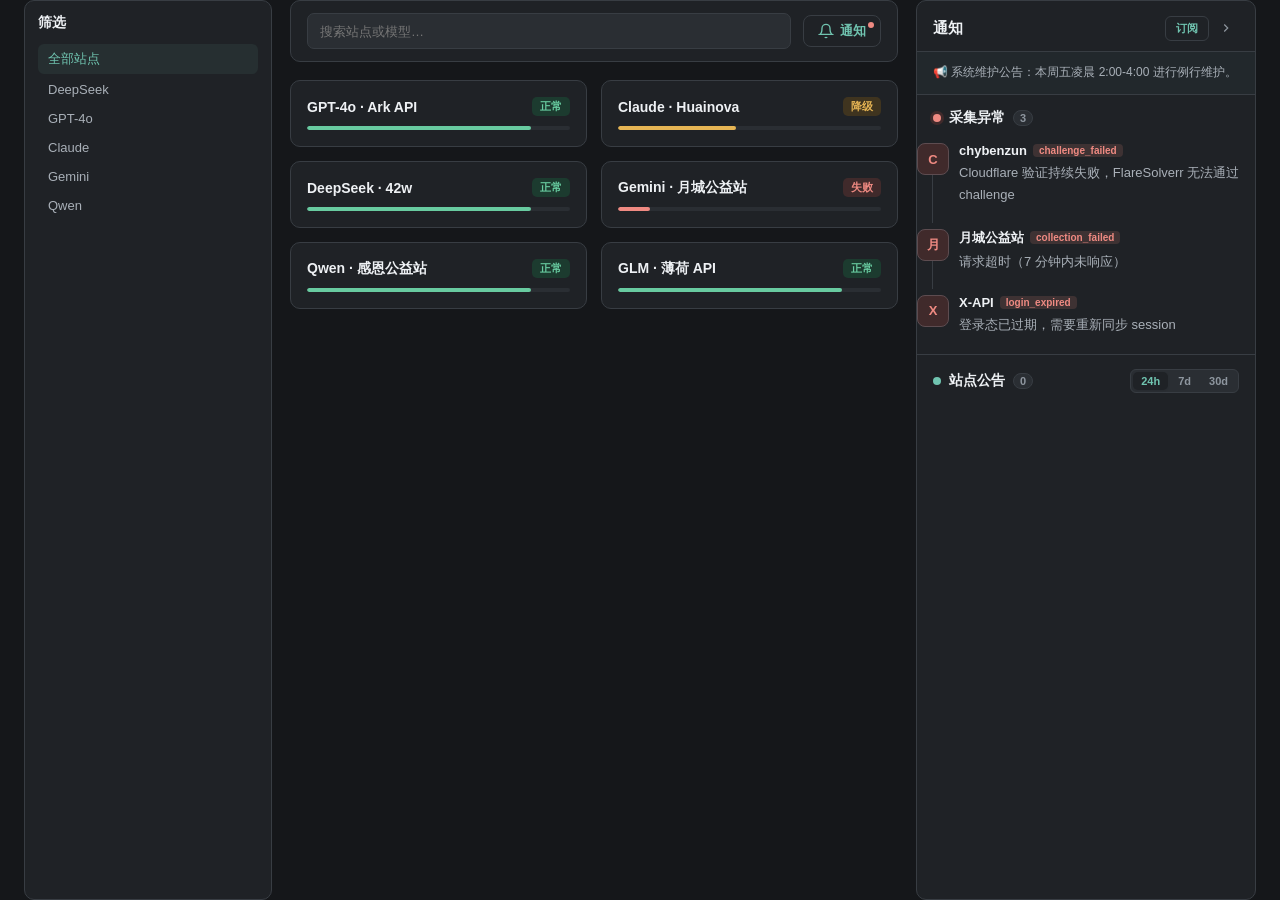
<file: test-notify-preview.html>
<!DOCTYPE html>
<html lang="zh-CN" data-theme="dark">
<head>
<meta charset="UTF-8">
<meta name="viewport" content="width=device-width, initial-scale=1.0">
<title>通知侧栏预览</title>
<style>
:root {
  font-family: Inter, "Segoe UI", "Microsoft YaHei", sans-serif;
  --page: #15171a; --surface: #1f2226; --surface-subtle: #2a2e33; --surface-hover: #262a2f;
  --border: #383d43; --border-strong: #4e5560;
  --text: #eef1f4; --muted: #a9b0b8; --faint: #8e969f;
  --accent: #70c4b0; --accent-soft: #1b3831;
  --healthy: #68cba0; --healthy-soft: #1c3b2f;
  --degraded: #e6b554; --degraded-soft: #3f341f;
  --failed: #ef8a82; --failed-soft: #402a2b;
  --focus: #7fb6ef;
}
* { box-sizing: border-box; margin: 0; padding: 0; }
body { background: var(--page); color: var(--text); min-height: 100vh; }

/* Layout */
.demo-layout {
  display: grid;
  grid-template-columns: 248px minmax(0, 1fr) 0;
  gap: 18px;
  padding: 0 24px;
  min-height: 100vh;
  transition: grid-template-columns 280ms cubic-bezier(0.32, 0.72, 0, 1);
}
.demo-layout.open {
  grid-template-columns: 248px minmax(0, 1fr) 340px;
}

/* Left sidebar (mock filter) */
.mock-filter {
  position: sticky; top: 0; height: 100vh;
  padding: 13px; border: 1px solid var(--border); border-radius: 10px;
  background: var(--surface);
}
.mock-filter h3 { font-size: 14px; font-weight: 700; margin-bottom: 12px; }
.mock-filter-item { padding: 6px 10px; margin: 2px 0; border-radius: 6px; font-size: 13px; color: var(--muted); cursor: pointer; }
.mock-filter-item:hover { background: var(--surface-hover); }
.mock-filter-item.active { color: var(--accent); background: color-mix(in srgb, var(--accent) 8%, transparent); }

/* Main content area */
.demo-main { min-height: 100vh; }
.demo-topbar {
  position: sticky; top: 0; z-index: 10;
  display: flex; align-items: center; gap: 12px;
  padding: 12px 16px; border: 1px solid var(--border); border-radius: 10px;
  background: var(--surface); margin-bottom: 18px;
}
.demo-search { flex: 1; height: 36px; padding: 0 12px; border: 1px solid var(--border); border-radius: 7px; background: var(--surface-subtle); color: var(--text); font-size: 13px; }
.demo-toggle-btn {
  display: flex; align-items: center; gap: 6px;
  padding: 6px 14px; border: 1px solid var(--border); border-radius: 8px;
  background: var(--surface); color: var(--accent); font-size: 13px; font-weight: 600;
  cursor: pointer; transition: all 150ms ease; position: relative;
}
.demo-toggle-btn:hover { background: color-mix(in srgb, var(--accent) 8%, transparent); border-color: color-mix(in srgb, var(--accent) 30%, var(--border)); }
.demo-toggle-btn .dot { width: 6px; height: 6px; border-radius: 50%; background: var(--failed); position: absolute; top: 6px; right: 6px; }

/* Mock cards */
.demo-cards { display: grid; grid-template-columns: repeat(auto-fill, minmax(280px, 1fr)); gap: 14px; }
.mock-card {
  padding: 16px; border: 1px solid var(--border); border-radius: 10px;
  background: var(--surface); cursor: pointer; transition: border-color 150ms ease;
}
.mock-card:hover { border-color: color-mix(in srgb, var(--accent) 40%, var(--border)); }
.mock-card-head { display: flex; justify-content: space-between; align-items: center; margin-bottom: 8px; }
.mock-card-name { font-size: 14px; font-weight: 650; }
.mock-card-badge { font-size: 11px; padding: 2px 8px; border-radius: 5px; font-weight: 600; }
.mock-card-badge.healthy { background: var(--healthy-soft); color: var(--healthy); }
.mock-card-badge.degraded { background: var(--degraded-soft); color: var(--degraded); }
.mock-card-badge.failed { background: var(--failed-soft); color: var(--failed); }
.mock-card-bar { height: 4px; border-radius: 2px; background: var(--surface-subtle); margin-top: 10px; overflow: hidden; }
.mock-card-bar i { display: block; height: 100%; border-radius: 2px; }
.mock-card-bar .bar-healthy { width: 85%; background: var(--healthy); }
.mock-card-bar .bar-degraded { width: 45%; background: var(--degraded); }
.mock-card-bar .bar-failed { width: 12%; background: var(--failed); }

/* Right sidebar (notification center) */
.nc-sidebar {
  position: sticky; top: 0; height: 100vh;
  display: flex; flex-direction: column;
  border: 1px solid var(--border); border-radius: 10px;
  background: var(--surface);
  overflow: hidden;
  opacity: 0; transform: translateX(12px);
  transition: opacity 240ms ease, transform 280ms cubic-bezier(0.32, 0.72, 0, 1);
  pointer-events: none;
}
.demo-layout.open .nc-sidebar {
  opacity: 1; transform: translateX(0); pointer-events: auto;
}
.nc-sidebar-head {
  flex-shrink: 0; display: flex; align-items: center; justify-content: space-between;
  padding: 14px 16px 10px; border-bottom: 1px solid var(--border);
}
.nc-sidebar-title { margin: 0; font-size: 15px; font-weight: 720; }
.nc-sidebar-actions { display: flex; align-items: center; gap: 4px; }
.nc-subscribe-btn {
  display: inline-flex; align-items: center; gap: 4px;
  padding: 4px 10px; border: 1px solid var(--border); border-radius: 6px;
  background: var(--surface); color: var(--accent); font-size: 11px; font-weight: 650;
  cursor: pointer; transition: all 120ms ease;
}
.nc-subscribe-btn:hover { background: color-mix(in srgb, var(--accent) 8%, transparent); border-color: color-mix(in srgb, var(--accent) 30%, var(--border)); }
.nc-close-btn {
  display: flex; align-items: center; justify-content: center;
  width: 26px; height: 26px; border: none; border-radius: 6px;
  background: transparent; color: var(--faint); cursor: pointer;
  transition: all 120ms ease;
}
.nc-close-btn:hover { background: var(--surface-hover); color: var(--text); }
.nc-notice-bar {
  padding: 10px 16px 12px; border-bottom: 1px solid var(--border);
  font-size: 12px; line-height: 1.7; color: var(--muted);
  background: color-mix(in srgb, var(--accent) 4%, var(--surface));
}
.nc-body { flex: 1; overflow-y: auto; overflow-x: hidden; overscroll-behavior: contain; }
.nc-body::-webkit-scrollbar { width: 5px; }
.nc-body::-webkit-scrollbar-track { background: transparent; }
.nc-body::-webkit-scrollbar-thumb { background: var(--border); border-radius: 3px; }

/* Section */
.nc-section { padding: 0 0 4px; }
.nc-section + .nc-section { border-top: 1px solid var(--border); }
.nc-section-head {
  display: flex; align-items: center; gap: 8px;
  padding: 14px 16px 8px;
  position: sticky; top: 0; z-index: 2; background: var(--surface);
}
.nc-section-dot { width: 8px; height: 8px; border-radius: 50%; background: var(--accent); flex-shrink: 0; }
.nc-section-dot--alert { background: var(--failed); box-shadow: 0 0 0 3px var(--failed-soft); }
.nc-section-title { font-size: 14px; font-weight: 700; color: var(--text); }
.nc-section-count {
  font-size: 11px; font-weight: 700; color: var(--faint);
  background: var(--surface-subtle); padding: 1px 6px; border-radius: 10px; border: 1px solid var(--border);
}
.nc-range-group {
  display: flex; gap: 2px; padding: 2px;
  background: var(--surface-subtle); border-radius: 6px; border: 1px solid var(--border);
  margin-left: auto;
}
.nc-range-btn {
  padding: 3px 8px; border: none; border-radius: 5px; background: transparent;
  color: var(--faint); font-size: 11px; font-weight: 600; cursor: pointer;
  transition: all 120ms ease;
}
.nc-range-btn:hover { color: var(--muted); background: var(--surface-hover); }
.nc-range-btn.active { background: var(--surface); color: var(--accent); box-shadow: 0 1px 2px rgb(0 0 0 / 8%); }

/* Date group */
.nc-date-group { padding: 0 16px; }
.nc-date-label {
  position: sticky; top: 38px; z-index: 1;
  padding: 12px 0 8px;
  font-size: 13px; font-weight: 700; color: var(--faint); background: var(--surface);
}
.nc-date-label::before {
  content: ''; display: inline-block; width: 6px; height: 6px; margin-right: 6px;
  border-radius: 50%; background: var(--accent); vertical-align: middle; opacity: 0.6;
}

/* Timeline item */
.nc-item {
  position: relative; display: grid; grid-template-columns: 32px 1fr;
  gap: 0 10px; padding: 8px 0 14px;
}
.nc-item::before { content: ''; position: absolute; top: 24px; left: 15px; bottom: -2px; width: 1px; background: var(--border); }
.nc-item:last-child::before { display: none; }
.nc-avatar {
  width: 32px; height: 32px; border-radius: 8px;
  background: var(--surface-subtle); border: 1px solid var(--border);
  display: flex; align-items: center; justify-content: center;
  font-size: 13px; font-weight: 700; color: var(--accent); text-transform: uppercase;
  flex-shrink: 0; position: relative; z-index: 1;
}
.nc-item--failure .nc-avatar { background: var(--failed-soft); color: var(--failed); border-color: color-mix(in srgb, var(--failed) 20%, var(--border)); }
.nc-content { min-width: 0; }
.nc-meta { display: flex; align-items: center; gap: 6px; margin-bottom: 4px; }
.nc-site-name { font-size: 13px; font-weight: 650; color: var(--text); overflow: hidden; text-overflow: ellipsis; white-space: nowrap; }
.nc-badge {
  display: inline-flex; align-items: center; padding: 1px 6px; border-radius: 4px;
  font-size: 10px; font-weight: 700; flex-shrink: 0;
}
.nc-badge-error { background: color-mix(in srgb, var(--failed) 15%, transparent); color: var(--failed); }
.nc-badge-success { background: color-mix(in srgb, var(--healthy) 15%, transparent); color: var(--healthy); }
.nc-badge-warning { background: color-mix(in srgb, var(--degraded) 15%, transparent); color: var(--degraded); }
.nc-badge-default { background: var(--surface-subtle); color: var(--faint); }
.nc-badge-ongoing { background: color-mix(in srgb, var(--accent) 12%, transparent); color: var(--accent); }
.nc-time { font-size: 11px; color: var(--faint); margin-left: auto; flex-shrink: 0; }
.nc-title-line { font-size: 13px; font-weight: 600; color: var(--text); margin-bottom: 3px; }
.nc-text { font-size: 13px; line-height: 1.7; color: var(--muted); display: -webkit-box; -webkit-line-clamp: 3; -webkit-box-orient: vertical; overflow: hidden; }
.nc-text.expanded { -webkit-line-clamp: unset; overflow: visible; }
.nc-expand-btn { display: inline-block; margin-top: 3px; padding: 0; border: none; background: none; color: var(--accent); font-size: 12px; font-weight: 600; cursor: pointer; }
.nc-expand-btn:hover { text-decoration: underline; }

/* Toast */
.toast {
  position: fixed; bottom: 24px; left: 50%; transform: translateX(-50%) translateY(20px); z-index: 200;
  padding: 10px 20px; border-radius: 10px;
  background: var(--surface); border: 1px solid var(--border);
  box-shadow: 0 8px 30px rgb(0 0 0 / 25%);
  font-size: 13px; color: var(--text); font-weight: 500;
  opacity: 0; transition: opacity 200ms ease, transform 200ms cubic-bezier(0.32, 0.72, 0, 1);
  pointer-events: none;
}
.toast.show { opacity: 1; transform: translateX(-50%) translateY(0); }
</style>
</head>
<body>

<div class="demo-layout open" id="layout">
  <!-- Left: mock filter sidebar -->
  <aside class="mock-filter">
    <h3>筛选</h3>
    <div class="mock-filter-item active">全部站点</div>
    <div class="mock-filter-item">DeepSeek</div>
    <div class="mock-filter-item">GPT-4o</div>
    <div class="mock-filter-item">Claude</div>
    <div class="mock-filter-item">Gemini</div>
    <div class="mock-filter-item">Qwen</div>
  </aside>

  <!-- Center: mock card grid -->
  <section class="demo-main">
    <div class="demo-topbar">
      <input class="demo-search" type="text" placeholder="搜索站点或模型…" readonly>
      <button class="demo-toggle-btn" onclick="toggleSidebar()">
        <svg viewBox="0 0 24 24" fill="none" stroke="currentColor" stroke-width="2" width="16" height="16"><path d="M18 8A6 6 0 0 0 6 8c0 7-3 9-3 9h18s-3-2-3-9"/><path d="M13.73 21a2 2 0 0 1-3.46 0"/></svg>
        通知
        <span class="dot"></span>
      </button>
    </div>
    <div class="demo-cards">
      <div class="mock-card"><div class="mock-card-head"><span class="mock-card-name">GPT-4o · Ark API</span><span class="mock-card-badge healthy">正常</span></div><div class="mock-card-bar"><i class="bar-healthy"></i></div></div>
      <div class="mock-card"><div class="mock-card-head"><span class="mock-card-name">Claude · Huainova</span><span class="mock-card-badge degraded">降级</span></div><div class="mock-card-bar"><i class="bar-degraded"></i></div></div>
      <div class="mock-card"><div class="mock-card-head"><span class="mock-card-name">DeepSeek · 42w</span><span class="mock-card-badge healthy">正常</span></div><div class="mock-card-bar"><i class="bar-healthy"></i></div></div>
      <div class="mock-card"><div class="mock-card-head"><span class="mock-card-name">Gemini · 月城公益站</span><span class="mock-card-badge failed">失败</span></div><div class="mock-card-bar"><i class="bar-failed"></i></div></div>
      <div class="mock-card"><div class="mock-card-head"><span class="mock-card-name">Qwen · 感恩公益站</span><span class="mock-card-badge healthy">正常</span></div><div class="mock-card-bar"><i class="bar-healthy"></i></div></div>
      <div class="mock-card"><div class="mock-card-head"><span class="mock-card-name">GLM · 薄荷 API</span><span class="mock-card-badge healthy">正常</span></div><div class="mock-card-bar"><i class="bar-healthy"></i></div></div>
    </div>
  </section>

  <!-- Right: notification sidebar -->
  <aside class="nc-sidebar">
    <div class="nc-sidebar-head">
      <h2 class="nc-sidebar-title">通知</h2>
      <div class="nc-sidebar-actions">
        <button class="nc-subscribe-btn">订阅</button>
        <button class="nc-close-btn" onclick="toggleSidebar()" title="收起">
          <svg viewBox="0 0 24 24" fill="none" stroke="currentColor" stroke-width="2" width="14" height="14"><path d="m9 18 6-6-6-6"/></svg>
        </button>
      </div>
    </div>
    <div class="nc-notice-bar">📢 系统维护公告：本周五凌晨 2:00-4:00 进行例行维护。</div>
    <div class="nc-body" id="nc-body"></div>
  </aside>
</div>

<div class="toast" id="toast"></div>

<script>
const failures = [
  { site: 'chybenzun', code: 'challenge_failed', reason: 'Cloudflare 验证持续失败，FlareSolverr 无法通过 challenge' },
  { site: '月城公益站', code: 'collection_failed', reason: '请求超时（7 分钟内未响应）' },
  { site: 'X-API', code: 'login_expired', reason: '登录态已过期，需要重新同步 session' },
];
const announcements = [
  { site: 'Ark API', title: '上线 glm-5.3-flash', content: 'Translate 分组扩容，现已支持 GLM-5.3-flash 模型，倍率 0.5。', type: 'success', time: '2026-09-17T14:32:00' },
  { site: 'Huainova', title: '关于账号封禁问题的说明', content: '由于目前资源紧张，当天token资源分配完毕后将不再继续分配。正常使用者请自查，若发现大量 429 错误建议立即停止使用。', type: 'warning', time: '2026-09-17T09:15:00' },
  { site: '42w', title: '', content: 'complimentary分组glm-5.2模型目前有几率降级路由至glm-5.1，glm-5以提升可用性。', type: 'default', time: '2026-09-16T22:08:00' },
  { site: 'Hiyo Free', title: '使用须知', content: 'Hiyo Free 是本站为了回馈忠实用户而开设的完全免费福利站。无需充值，通过每日签到、邀请好友等方式即可获取免费额度。', type: 'default', time: '2026-09-16T10:45:00' },
  { site: '感恩公益站', title: '', content: '上线complimentary分组，本分组0倍率，不扣除任何余额，支持多种模型。', type: 'success', time: '2026-09-15T18:30:00' },
  { site: 'Ark API', title: '', content: '由于学业繁重，且本人为住宿生，故维护频率会降低。', type: 'warning', time: '2026-09-15T04:04:00' },
  { site: '薄荷 API', title: '渠道调整通知', content: '普通分组已开启，plus分组也正常开启，双边分组都正常运行。', type: 'default', time: '2026-09-14T16:20:00' },
];

let ncRange = '24h';

function toggleSidebar() {
  document.getElementById('layout').classList.toggle('open');
}

function render() {
  const body = document.getElementById('nc-body');
  const rangeMs = { '24h': 86400000, '7d': 604800000, '30d': 2592000000 }[ncRange];
  const cutoff = Date.now() - rangeMs;
  const items = announcements.filter(a => new Date(a.time).getTime() >= cutoff);

  let html = '';
  // Failures
  html += '<div class="nc-section"><div class="nc-section-head"><span class="nc-section-dot nc-section-dot--alert"></span><span class="nc-section-title">采集异常</span><span class="nc-section-count">' + failures.length + '</span></div>';
  for (const f of failures) {
    html += `<div class="nc-item nc-item--failure"><div class="nc-avatar">${f.site[0]}</div><div class="nc-content"><div class="nc-meta"><span class="nc-site-name">${f.site}</span><span class="nc-badge nc-badge-error">${f.code}</span></div><div class="nc-text">${f.reason}</div></div></div>`;
  }
  html += '</div>';
  // Announcements
  const groups = {};
  for (const a of items) {
    const d = new Date(a.time);
    const key = fmtDate(d);
    if (!groups[key]) groups[key] = [];
    groups[key].push(a);
  }
  html += '<div class="nc-section"><div class="nc-section-head"><span class="nc-section-dot"></span><span class="nc-section-title">站点公告</span><span class="nc-section-count">' + items.length + '</span><div class="nc-range-group">';
  for (const r of ['24h','7d','30d']) html += `<button class="nc-range-btn${ncRange===r?' active':''}" data-range="${r}">${r}</button>`;
  html += '</div></div>';
  for (const [dk, arr] of Object.entries(groups)) {
    html += `<div class="nc-date-group"><div class="nc-date-label">${dk}</div>`;
    for (const a of arr) {
      const d = new Date(a.time);
      const t = String(d.getHours()).padStart(2,'0') + ':' + String(d.getMinutes()).padStart(2,'0');
      const badge = a.type !== 'default' ? `<span class="nc-badge nc-badge-${a.type}">${({success:'成功',warning:'警告',error:'错误',ongoing:'进行中'})[a.type]||''}</span>` : '';
      const ttl = a.title ? `<div class="nc-title-line">${a.title}</div>` : '';
      const long = a.content.length > 100;
      const preview = long ? a.content.slice(0,100) + '…' : a.content;
      html += `<div class="nc-item"><div class="nc-avatar">${a.site[0]}</div><div class="nc-content"><div class="nc-meta"><span class="nc-site-name">${a.site}</span>${badge}<span class="nc-time">${t}</span></div>${ttl}<div class="nc-text">${preview}</div>${long?'<button class="nc-expand-btn" onclick="toggleExp(this)">展开全文</button>':''}</div></div>`;
    }
    html += '</div>';
  }
  html += '</div>';
  body.innerHTML = html;
  body.querySelector('.nc-range-group')?.addEventListener('click', e => {
    const btn = e.target.closest('.nc-range-btn');
    if (!btn) return;
    ncRange = btn.dataset.range;
    render();
  });
}

function toggleExp(btn) {
  const t = btn.previousElementSibling;
  if (t.classList.contains('expanded')) { t.classList.remove('expanded'); t.textContent = t.textContent.slice(0,100)+'…'; btn.textContent='展开全文'; }
  else { t.classList.add('expanded'); btn.textContent='收起'; }
}

function fmtDate(d) {
  const now = new Date();
  const today = new Date(now.getFullYear(), now.getMonth(), now.getDate());
  const target = new Date(d.getFullYear(), d.getMonth(), d.getDate());
  const diff = today - target;
  if (diff === 0) return '今天';
  if (diff === 86400000) return '昨天';
  if (diff < 604800000) return Math.floor(diff/86400000) + ' 天前';
  return (d.getMonth()+1) + ' 月 ' + d.getDate() + ' 日';
}

render();
</script>
</body>
</html>
</file>
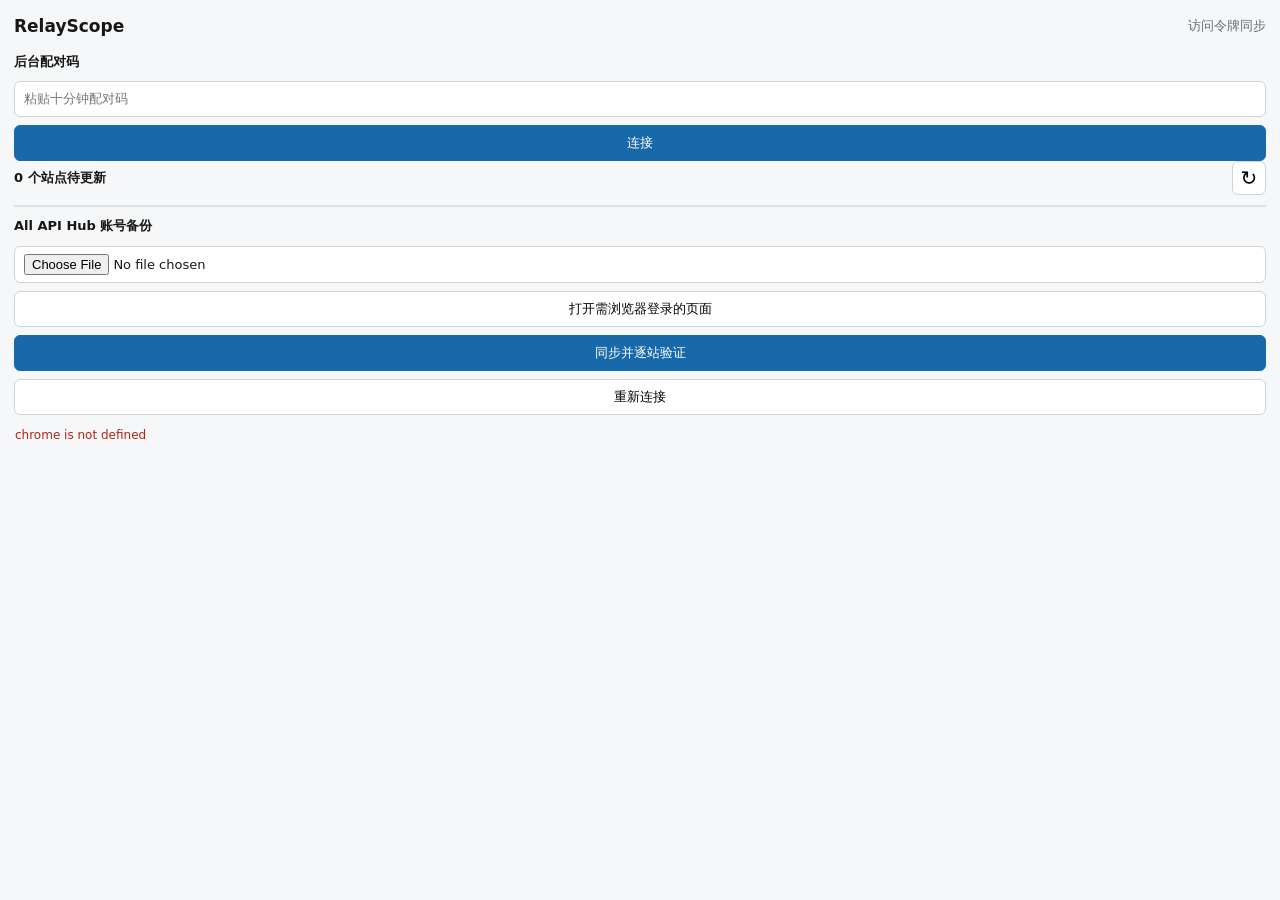
<file: extension/session-sync/popup.html>
<!doctype html>
<html lang="zh-CN">
<head>
  <meta charset="utf-8">
  <meta name="viewport" content="width=device-width, initial-scale=1">
  <title>RelayScope 访问令牌同步</title>
  <link rel="stylesheet" href="styles.css">
</head>
<body>
  <main>
    <header><strong>RelayScope</strong><span>访问令牌同步</span></header>
    <section id="sync-panel">
      <label for="pairing-code">后台配对码</label>
      <div class="pairing-row"><input id="pairing-code" type="text" inputmode="text" autocomplete="off" placeholder="粘贴十分钟配对码"><button id="pair" type="button">连接</button></div>
      <div class="summary"><strong id="count">0 个站点待更新</strong><button id="refresh" class="icon" type="button" title="刷新">↻</button></div>
      <div id="sites"></div>
      <label for="backup">All API Hub 账号备份</label>
      <input id="backup" type="file" accept="application/json,.json">
      <button id="open" type="button">打开需浏览器登录的页面</button>
      <button id="sync" class="primary" type="button">同步并逐站验证</button>
    </section>
    <button id="reconnect" type="button" hidden>重新连接</button>
    <p id="message">备份只在本地解析，仅上传当前待更新站点的令牌。</p>
  </main>
  <script src="popup.js"></script>
</body>
</html>
</file>
<file: extension/session-sync/styles.css>
:root { color-scheme: light; font: 13px/1.45 system-ui, "Microsoft YaHei", sans-serif; color: #171717; background: #f6f7f8; }
* { box-sizing: border-box; }
body { min-width: 280px; margin: 0; }
main { padding: 14px; }
header, .summary { display: flex; align-items: center; justify-content: space-between; }
header { margin-bottom: 14px; }
header strong { font-size: 17px; }
header span, #message, article span { color: #686d75; }
label { display: grid; gap: 5px; margin: 10px 0; font-weight: 600; }
input, button { min-height: 36px; border: 1px solid #cfd3d8; border-radius: 6px; font: inherit; }
input { width: 100%; padding: 7px 9px; background: white; }
button { padding: 7px 11px; cursor: pointer; background: white; }
button:disabled { cursor: default; opacity: .5; }
#pair, #open, #sync, #reconnect { width: 100%; margin-top: 8px; }
.primary, #pair { color: white; border-color: #1769aa; background: #1769aa; }
.icon { width: 34px; min-height: 34px; padding: 0; font-size: 20px; }
#sites { max-height: calc(100vh - 230px); overflow: auto; margin: 10px 0; border-block: 1px solid #dde0e4; }
article { display: flex; align-items: center; justify-content: space-between; gap: 12px; min-height: 46px; border-bottom: 1px solid #e5e7ea; }
article:last-child { border-bottom: 0; }
article span { flex: 0 0 auto; font-size: 12px; }
.empty { padding: 20px; color: #686d75; text-align: center; }
#message { margin: 12px 1px 0; font-size: 12px; }
#message.error { color: #b42318; }
</file>
